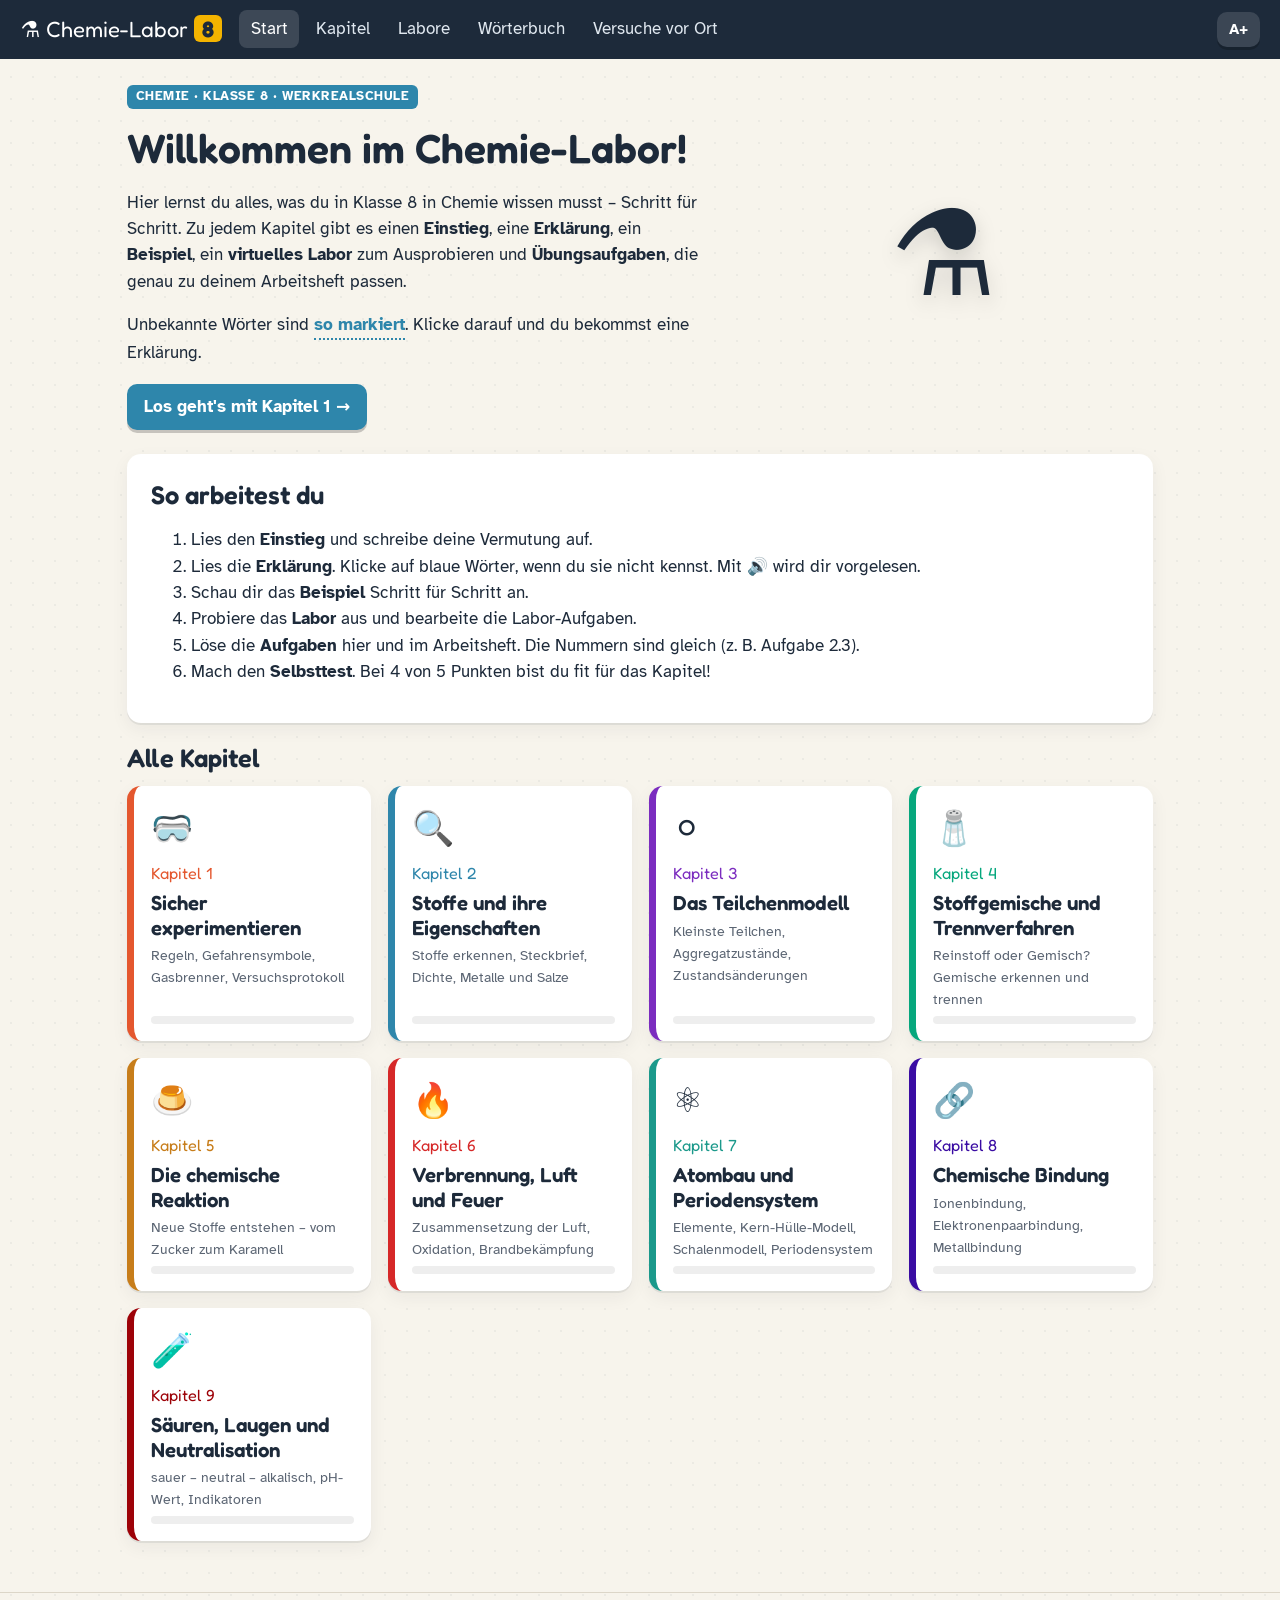
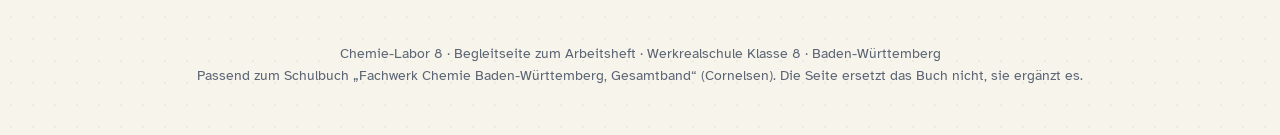
<file: index.html>
<!DOCTYPE html>
<html lang="de">
<head>
  <meta charset="utf-8">
  <meta name="viewport" content="width=device-width, initial-scale=1">
  <title>Chemie-Labor 8 – Lernen, Testen, Experimentieren</title>
  <meta name="description" content="Lernseite Chemie Klasse 8 Werkrealschule Baden-Württemberg – passend zum Arbeitsheft">
  <link rel="preconnect" href="https://fonts.googleapis.com">
  <link href="https://fonts.googleapis.com/css2?family=Atkinson+Hyperlegible:wght@400;700&family=Fredoka:wght@500;600&display=swap" rel="stylesheet">
  <link rel="stylesheet" href="css/style.css">
  <link rel="icon" href="data:image/svg+xml,<svg xmlns='http://www.w3.org/2000/svg' viewBox='0 0 100 100'><text y='.9em' font-size='90'>⚗️</text></svg>">
</head>
<body>
  <header class="kopf">
    <a class="logo" href="#/">⚗️ <span>Chemie-Labor <b>8</b></span></a>
    <nav class="hauptnav">
      <a href="#/">Start</a>
      <a href="#/kapitel">Kapitel</a>
      <a href="#/labore">Labore</a>
      <a href="#/woerterbuch">Wörterbuch</a>
      <a href="#/versuche">Versuche vor Ort</a>
    </nav>
    <button class="knopf klein" id="schriftKnopf" title="Schrift größer/kleiner">A+</button>
  </header>

  <main id="app" tabindex="-1"></main>

  <footer class="fuss">
    <p>Chemie-Labor 8 · Begleitseite zum Arbeitsheft · Werkrealschule Klasse 8 · Baden-Württemberg<br>
    Passend zum Schulbuch „Fachwerk Chemie Baden-Württemberg, Gesamtband“ (Cornelsen). Die Seite ersetzt das Buch nicht, sie ergänzt es.</p>
  </footer>

  <!-- Wörterbuch-Fenster -->
  <div id="popup" class="popup" hidden role="dialog" aria-modal="true" aria-labelledby="popupTitel">
    <div class="popup-karte">
      <button class="popup-zu" aria-label="Schließen">✕</button>
      <h3 id="popupTitel"></h3>
      <p id="popupText"></p>
      <div class="popup-knoepfe">
        <button class="knopf klein" id="popupVorlesen">🔊 Vorlesen</button>
        <a class="knopf klein hell" id="popupLink" href="#/woerterbuch">Ganzes Wörterbuch</a>
      </div>
    </div>
  </div>

  <script src="js/werkzeuge.js"></script>
  <script src="js/glossar.js"></script>
  <script src="js/inhalte-1.js"></script>
  <script src="js/inhalte-2.js"></script>
  <script src="js/lehrerversuche.js"></script>
  <script src="js/labore.js"></script>
  <script src="js/app.js"></script>
</body>
</html>
</file>
<file: css/style.css>
/* Chemie-Labor 8 – Gestaltung
   Farben: Laborpapier hell, Tintenblau, Akzentfarbe je Kapitel (--k) */
:root{
  --papier:#f7f4ec; --karte:#ffffff; --tinte:#1d2a3a; --grau:#5b6573; --linie:#dcd6c8;
  --blau:#2e86ab; --gruen:#2a9d55; --rot:#d62828; --gelb:#f4b400;
  --k:#2e86ab; --radius:14px; --schatten:0 2px 0 rgba(29,42,58,.08),0 6px 18px rgba(29,42,58,.06);
  --schrift:"Atkinson Hyperlegible",system-ui,-apple-system,"Segoe UI",Arial,sans-serif;
  --titel:"Fredoka","Atkinson Hyperlegible",system-ui,sans-serif;
  font-size:17px;
}
html.gross{font-size:20px}
*{box-sizing:border-box}
body{margin:0;background:var(--papier);color:var(--tinte);font-family:var(--schrift);line-height:1.55;
  background-image:radial-gradient(rgba(29,42,58,.05) 1px,transparent 1px);background-size:22px 22px}
a{color:var(--blau)}
h1,h2,h3,h4{font-family:var(--titel);font-weight:600;line-height:1.2;margin:.2em 0 .5em}
h1{font-size:2rem} h2{font-size:1.5rem} h3{font-size:1.2rem}

/* Kopf */
.kopf{position:sticky;top:0;z-index:20;display:flex;align-items:center;gap:1rem;flex-wrap:wrap;
  padding:.6rem 1.2rem;background:var(--tinte);color:#fff}
.logo{color:#fff;text-decoration:none;font-family:var(--titel);font-size:1.3rem}
.logo b{background:var(--gelb);color:var(--tinte);border-radius:6px;padding:0 .35em}
.hauptnav{display:flex;gap:.25rem;flex-wrap:wrap;flex:1}
.hauptnav a{color:#dfe7ef;text-decoration:none;padding:.35rem .7rem;border-radius:8px}
.hauptnav a:hover,.hauptnav a.aktiv{background:rgba(255,255,255,.14);color:#fff}

main{max-width:1060px;margin:0 auto;padding:1.4rem 1rem 3rem;outline:none}
.fuss{text-align:center;color:var(--grau);font-size:.85rem;padding:2rem 1rem;border-top:1px solid var(--linie)}

/* Knöpfe */
.knopf{font:inherit;font-weight:700;border:0;border-radius:10px;padding:.6rem 1rem;cursor:pointer;
  background:var(--k);color:#fff;box-shadow:0 3px 0 rgba(0,0,0,.2);text-decoration:none;display:inline-block}
.knopf:active{transform:translateY(2px);box-shadow:0 1px 0 rgba(0,0,0,.2)}
.knopf.klein{padding:.35rem .7rem;font-size:.9rem}
.knopf.hell{background:#eef2f6;color:var(--tinte)}
.knopf.gruen{background:var(--gruen)} .knopf.rot{background:var(--rot)}
.knopf:disabled{opacity:.45;cursor:not-allowed}
.kopf .knopf{background:#ffffff22}

/* Karten */
.karte{background:var(--karte);border-radius:var(--radius);box-shadow:var(--schatten);padding:1.2rem 1.4rem;margin:0 0 1.2rem;
  border-top:5px solid var(--k)}
.karte.ohne{border-top:0}
.marke{display:inline-block;font-size:.78rem;font-weight:700;letter-spacing:.04em;text-transform:uppercase;
  background:var(--k);color:#fff;border-radius:6px;padding:.1rem .5rem;margin-bottom:.4rem}

/* Startseite */
.held{display:grid;grid-template-columns:1.4fr 1fr;gap:1.2rem;align-items:center;margin-bottom:1.4rem}
.held h1{font-size:2.4rem;margin-bottom:.3rem}
.held .flasche{font-size:7rem;text-align:center;filter:drop-shadow(0 8px 10px rgba(0,0,0,.15))}
.kapitelgitter{display:grid;grid-template-columns:repeat(auto-fill,minmax(230px,1fr));gap:1rem}
.kachel{background:#fff;border-radius:var(--radius);box-shadow:var(--schatten);padding:1rem;text-decoration:none;color:inherit;
  border-left:7px solid var(--k);display:flex;flex-direction:column;gap:.3rem;transition:transform .15s}
.kachel:hover{transform:translateY(-3px)}
.kachel .nr{font-family:var(--titel);color:var(--k);font-size:.95rem}
.kachel .ic{font-size:2rem}
.kachel h3{margin:0}
.kachel small{color:var(--grau)}
.fortschritt{height:8px;background:#eee;border-radius:5px;overflow:hidden;margin-top:auto}
.fortschritt span{display:block;height:100%;background:var(--k)}

/* Kapitelseite */
.kapkopf{display:flex;gap:1rem;align-items:center;margin-bottom:1rem}
.kapkopf .ic{font-size:3rem;background:#fff;border-radius:50%;width:84px;height:84px;display:grid;place-items:center;box-shadow:var(--schatten)}
.kapnav{position:sticky;top:56px;z-index:10;display:flex;gap:.4rem;flex-wrap:wrap;background:var(--papier);padding:.5rem 0;margin-bottom:.8rem}
.kapnav a{font-size:.85rem;text-decoration:none;background:#fff;border:1px solid var(--linie);color:var(--tinte);border-radius:20px;padding:.2rem .7rem}
.kapnav a:hover{border-color:var(--k);color:var(--k)}
.ziele li{list-style:none;margin:.2rem 0}
.ziele li::before{content:"🎯 "}
.einstieg{background:linear-gradient(135deg,#fff 60%,color-mix(in srgb,var(--k) 12%,#fff))}
.denk{background:#fff8e1;border-left:5px solid var(--gelb);padding:.7rem 1rem;border-radius:8px;margin-top:.8rem}
.merke{background:color-mix(in srgb,var(--k) 9%,#fff);border:2px dashed var(--k)}
.merke li{margin:.35rem 0;font-weight:700}
.buch{display:flex;gap:.8rem;align-items:center;background:#fff;border:1px solid var(--linie);border-radius:10px;padding:.6rem .9rem;margin:.6rem 0 1rem;font-size:.92rem}
.buch .ic{font-size:1.6rem}
.formel{font-family:ui-monospace,Consolas,monospace;background:#f1f4f8;border-radius:8px;padding:.45rem .8rem;display:inline-block;font-weight:700}
.warn{background:#fdecea;border-left:5px solid var(--rot);padding:.6rem .9rem;border-radius:8px}
.tab{border-collapse:collapse;width:100%;margin:.5rem 0;font-size:.95rem}
.tab th,.tab td{border:1px solid var(--linie);padding:.4rem .55rem;text-align:left;vertical-align:top}
.tab th{background:#f1f4f8}
.vorlesen{float:right;margin-left:.5rem}
.regeln li{margin:.4rem 0}
.balken{display:flex;height:34px;border-radius:8px;overflow:hidden;font-size:.85rem;color:#fff;font-weight:700}
.balken span{display:flex;align-items:center;justify-content:center;white-space:nowrap;overflow:hidden}

/* Fremdwort-Knopf */
.begriff{font:inherit;background:none;border:0;padding:0;color:var(--blau);border-bottom:2px dotted var(--blau);cursor:help;font-weight:700}
.begriff:hover{background:#e7f2f8}
.popup{position:fixed;inset:0;background:rgba(15,25,35,.45);display:grid;place-items:center;z-index:100;padding:1rem}
.popup[hidden]{display:none}
.popup-karte{background:#fff;border-radius:16px;max-width:460px;width:100%;padding:1.3rem 1.4rem;position:relative;box-shadow:0 20px 50px rgba(0,0,0,.25);border-top:6px solid var(--blau)}
.popup-zu{position:absolute;right:.6rem;top:.5rem;border:0;background:none;font-size:1.3rem;cursor:pointer}
.popup-knoepfe{display:flex;gap:.5rem;flex-wrap:wrap}

/* Beispiel */
.schritt{background:#f6f8fb;border-radius:10px;padding:.55rem .8rem;margin:.4rem 0;border-left:4px solid var(--k)}
.schritt[hidden]{display:none}

/* Aufgaben */
.aufgabe{background:#fff;border:1px solid var(--linie);border-radius:12px;padding:1rem 1.1rem;margin:.9rem 0;position:relative}
.aufgabe.geloest{border-color:var(--gruen);box-shadow:inset 5px 0 0 var(--gruen)}
.aufgabe .anr{font-family:var(--titel);background:var(--k);color:#fff;border-radius:8px;padding:.05rem .5rem;margin-right:.4rem}
.aufgabe .ah{font-size:.78rem;color:var(--grau);float:right}
.aufgabe .frage{font-weight:700;margin:.2rem 0 .6rem}
.aufgabe .knoepfe{display:flex;gap:.5rem;flex-wrap:wrap;margin-top:.7rem}
.rueck{margin-top:.6rem;padding:.5rem .8rem;border-radius:8px;font-weight:700}
.rueck.gut{background:#e6f6ec;color:#17643a}
.rueck.halb{background:#fff4d6;color:#7a5800}
.rueck.schlecht{background:#fdecea;color:#8f1d1d}
.muster{background:#f1f4f8;border-radius:8px;padding:.6rem .8rem;margin-top:.6rem}
.option{display:flex;gap:.5rem;align-items:flex-start;padding:.35rem .5rem;border-radius:8px;cursor:pointer}
.option:hover{background:#f4f6f9}
.option.richtig{background:#e6f6ec}.option.falsch{background:#fdecea}
.wf-zeile{display:grid;grid-template-columns:1fr auto auto;gap:.6rem;align-items:center;padding:.3rem 0;border-bottom:1px dashed var(--linie)}
.wf-zeile label{display:flex;gap:.2rem;align-items:center;font-size:.9rem}
.zu-zeile,.reihe-zeile{display:grid;grid-template-columns:1fr 1fr;gap:.6rem;align-items:center;margin:.35rem 0}
.reihe-zeile{grid-template-columns:5.2rem 1fr}
select,input[type=text],textarea{font:inherit;padding:.4rem .5rem;border:2px solid var(--linie);border-radius:8px;background:#fff;max-width:100%}
select:focus,input:focus,textarea:focus{border-color:var(--k);outline:none}
input.luecke{width:9.5rem;margin:.1rem .2rem}
input.luecke.ok,select.ok{border-color:var(--gruen);background:#effaf2}
input.luecke.nein,select.nein{border-color:var(--rot);background:#fdf0ef}
textarea{width:100%;min-height:5rem}
.wortliste{display:flex;gap:.4rem;flex-wrap:wrap;margin-bottom:.5rem}
.wortliste span{background:#eef2f6;border-radius:6px;padding:.1rem .5rem;font-size:.9rem}

/* Labor */
.labor{background:#13202e;color:#e8eef4;border-radius:var(--radius);padding:1.2rem;border-top:5px solid var(--k)}
.labor h3,.labor h4{color:#fff}
.labor .knopf.hell{background:#2a3b4e;color:#fff}
.labor select,.labor input{background:#1f3044;color:#fff;border-color:#36506b}
.labortisch{display:grid;grid-template-columns:1fr 1fr;gap:1rem;margin-top:.8rem}
.labortisch .feld{background:#1b2b3d;border-radius:12px;padding:1rem}
.anzeige{font-family:ui-monospace,Consolas,monospace;background:#0b141e;border-radius:8px;padding:.6rem .8rem;color:#9ff0b6;min-height:2.4rem}
.labor canvas,.labor svg{max-width:100%;display:block;margin:0 auto;background:#0b141e;border-radius:10px}
.protokoll{background:#0b141e;border-radius:8px;padding:.5rem .8rem;max-height:180px;overflow:auto;font-size:.88rem}
.protokoll{padding-left:1.6rem}
.protokoll li{margin:.15rem 0}
.chips{display:flex;gap:.4rem;flex-wrap:wrap}
.chip{background:#2a3b4e;color:#fff;border:2px solid transparent;border-radius:20px;padding:.3rem .75rem;cursor:pointer;font:inherit;font-size:.9rem}
.chip.an{border-color:#9ff0b6;background:#1f4d36}
.chip:disabled{opacity:.4}
.slider{width:100%}
.laborfrei{background:#fff;color:var(--tinte);border-radius:12px;padding:.2rem .9rem .8rem;margin-top:1rem}
.labor .laborfrei select,.labor .laborfrei input,.labor .laborfrei textarea{background:#fff;color:var(--tinte);border-color:var(--linie)}
.labor .laborfrei .knopf.hell{background:#eef2f6;color:var(--tinte)}

/* Gefahrensymbole */
.piktos{display:grid;grid-template-columns:repeat(auto-fill,minmax(150px,1fr));gap:.7rem;margin:.6rem 0}
.pikto{display:flex;flex-direction:column;align-items:center;text-align:center;font-size:.85rem;gap:.3rem}
.raute{width:64px;height:64px;transform:rotate(45deg);border:5px solid #d00;background:#fff;display:grid;place-items:center;margin:10px}
.raute span{transform:rotate(-45deg);font-size:1.7rem}
.labor .pikto{color:#e8eef4}

/* Teilchenbilder */
.zustaende{display:grid;grid-template-columns:repeat(3,1fr);gap:.8rem;font-size:.9rem}
.zustaende>div{background:#f6f8fb;border-radius:10px;padding:.6rem;text-align:center}
.tm{height:90px;margin:.4rem auto;width:110px;border:2px solid #9aa7b6;border-top:0;border-radius:0 0 8px 8px;position:relative;
  background-repeat:no-repeat}
.tm.fest{background-image:radial-gradient(circle,var(--k) 6px,transparent 7px);background-size:16px 16px;background-repeat:repeat;background-position:3px 3px}
.tm.fluessig{background:radial-gradient(circle at 15% 80%,var(--k) 6px,transparent 7px),radial-gradient(circle at 35% 70%,var(--k) 6px,transparent 7px),radial-gradient(circle at 55% 85%,var(--k) 6px,transparent 7px),radial-gradient(circle at 75% 72%,var(--k) 6px,transparent 7px),radial-gradient(circle at 88% 88%,var(--k) 6px,transparent 7px),radial-gradient(circle at 25% 52%,var(--k) 6px,transparent 7px),radial-gradient(circle at 65% 55%,var(--k) 6px,transparent 7px),radial-gradient(circle at 45% 60%,var(--k) 6px,transparent 7px)}
.tm.gas{background:radial-gradient(circle at 20% 20%,var(--k) 6px,transparent 7px),radial-gradient(circle at 75% 35%,var(--k) 6px,transparent 7px),radial-gradient(circle at 40% 75%,var(--k) 6px,transparent 7px),radial-gradient(circle at 85% 85%,var(--k) 6px,transparent 7px)}
.atomkasten{display:grid;grid-template-columns:1fr 1fr;gap:.8rem}
.atomkasten>div{background:#f6f8fb;border-radius:10px;padding:.7rem}

/* pH-Skala */
.phskala{display:grid;grid-template-columns:repeat(15,1fr);border-radius:8px;overflow:hidden;text-align:center;font-weight:700;font-size:.85rem}
.phskala span{padding:.45rem 0;color:#fff;text-shadow:0 1px 2px rgba(0,0,0,.4)}

/* Mini-Periodensystem */
.pse{display:grid;grid-template-columns:2.2rem repeat(8,1fr);gap:3px;font-size:.78rem;margin:.6rem 0}
.pse div{background:#eef2f6;border-radius:5px;padding:.2rem;text-align:center;min-height:2.6rem}
.pse .kopfz{background:none;font-weight:700;min-height:auto}
.pse .el b{display:block;font-size:1rem}
.pse .met{background:#dbeafe}.pse .nmet{background:#fde68a}.pse .edel{background:#e9d5ff}
.labor .pse div{background:#1f3044;color:#fff}.labor .pse .kopfz{background:none}
.labor .pse .met{background:#24476e}.labor .pse .nmet{background:#6b5313}.labor .pse .edel{background:#4c2a6e}
.labor .pse .el.wahl{outline:3px solid #9ff0b6;cursor:pointer}
.pse .el.klickbar{cursor:pointer}

/* Selbsttest / Checkliste */
.check li{list-style:none;display:flex;gap:.6rem;align-items:center;margin:.3rem 0}
.smileys button{font-size:1.3rem;background:none;border:2px solid transparent;border-radius:50%;cursor:pointer;width:2.3rem;height:2.3rem}
.smileys button.an{border-color:var(--k);background:#f1f4f8}

.woerter{columns:2;column-gap:2rem}
.woerter div{break-inside:avoid;margin-bottom:.8rem}
.suche{width:100%;padding:.7rem;font-size:1.05rem;margin-bottom:1rem}
.versuchkarte ol li{margin:.3rem 0}

@media (max-width:760px){
  .held,.labortisch,.atomkasten{grid-template-columns:1fr}
  .held .flasche{display:none}
  .zustaende{grid-template-columns:1fr}
  .woerter{columns:1}
  .zu-zeile{grid-template-columns:1fr}
  .wf-zeile{grid-template-columns:1fr auto auto}
  .kapnav{top:96px}
}
@media print{.kopf,.kapnav,.knopf,.fuss{display:none}body{background:#fff}}
</file>
